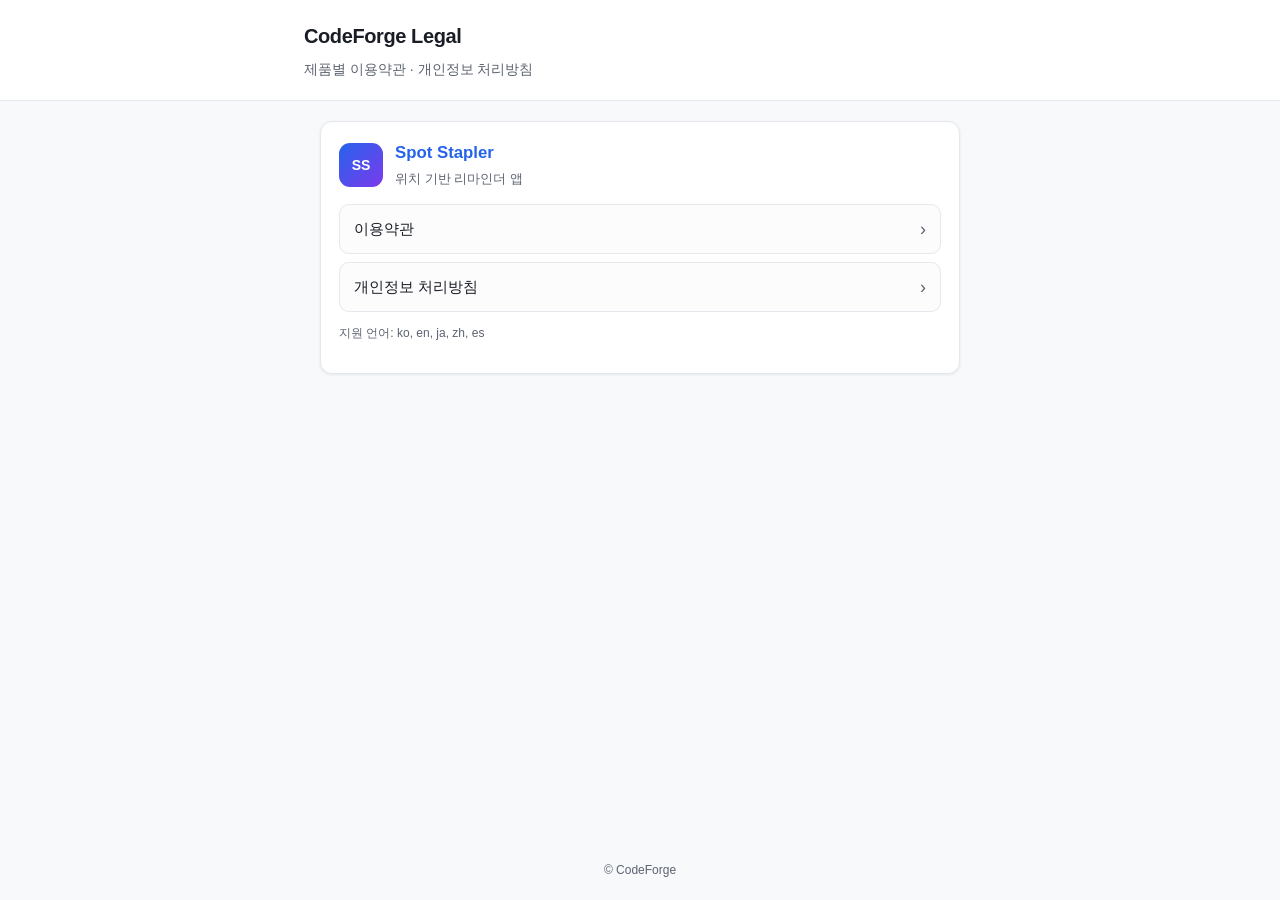
<file: index.html>
<!DOCTYPE html>
<html lang="ko">
  <head>
    <meta charset="UTF-8" />
    <meta name="viewport" content="width=device-width, initial-scale=1, viewport-fit=cover" />
    <meta name="color-scheme" content="light dark" />
    <meta name="description" content="CodeForge 제품 이용약관 및 개인정보 처리방침" />
    <title>CodeForge Legal</title>
    <link rel="stylesheet" href="css/site.css" />
  </head>
  <body>
    <div class="page">
      <header class="header">
        <div class="header-inner">
          <h1 class="site-title">CodeForge Legal</h1>
          <p class="site-desc">제품별 이용약관 · 개인정보 처리방침</p>
        </div>
      </header>

      <main class="main">
        <section class="product-card" aria-labelledby="product-spotStapler">
          <div class="product-header">
            <div
              class="product-icon"
              style="background: linear-gradient(135deg, #2563eb, #7c3aed)"
              aria-hidden="true"
            >
              SS
            </div>
            <div>
              <h2 class="product-name" id="product-spotStapler">
                <a href="spotStapler/index.html">Spot Stapler</a>
              </h2>
              <p class="product-desc">위치 기반 리마인더 앱</p>
            </div>
          </div>
          <div class="doc-links">
            <a class="doc-link" href="spotStapler/term/index.html">
              <span>이용약관</span>
              <span class="doc-link-arrow" aria-hidden="true">›</span>
            </a>
            <a class="doc-link" href="spotStapler/privacy/index.html">
              <span>개인정보 처리방침</span>
              <span class="doc-link-arrow" aria-hidden="true">›</span>
            </a>
          </div>
          <p class="lang-note">지원 언어: ko, en, ja, zh, es</p>
        </section>
      </main>

      <footer class="footer">© CodeForge</footer>
    </div>
  </body>
</html>
</file>
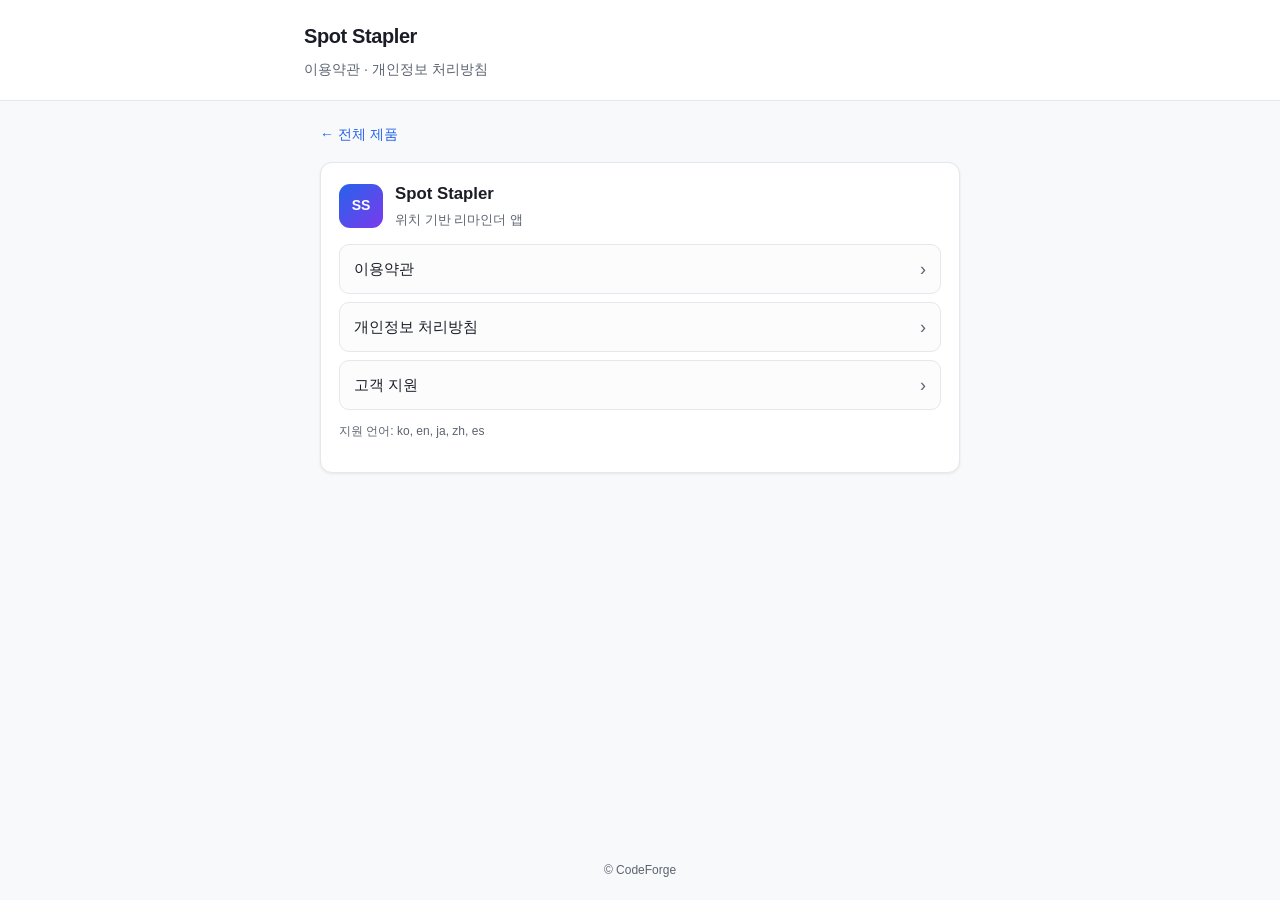
<file: spotStapler/index.html>
<!DOCTYPE html>
<html lang="ko">
  <head>
    <meta charset="UTF-8" />
    <meta name="viewport" content="width=device-width, initial-scale=1, viewport-fit=cover" />
    <meta name="color-scheme" content="light dark" />
    <meta name="description" content="Spot Stapler 이용약관 및 개인정보 처리방침" />
    <title>Spot Stapler — CodeForge Legal</title>
    <link rel="stylesheet" href="../css/site.css" />
  </head>
  <body>
    <div class="page">
      <header class="header">
        <div class="header-inner">
          <h1 class="site-title">Spot Stapler</h1>
          <p class="site-desc">이용약관 · 개인정보 처리방침</p>
        </div>
      </header>

      <main class="main">
        <a class="back-link" href="../index.html">← 전체 제품</a>
        <section class="product-card">
          <div class="product-header">
            <div
              class="product-icon"
              style="background: linear-gradient(135deg, #2563eb, #7c3aed)"
              aria-hidden="true"
            >
              SS
            </div>
            <div>
              <h1 class="product-name">Spot Stapler</h1>
              <p class="product-desc">위치 기반 리마인더 앱</p>
            </div>
          </div>
          <div class="doc-links">
            <a class="doc-link" href="term/index.html">
              <span>이용약관</span>
              <span class="doc-link-arrow" aria-hidden="true">›</span>
            </a>
            <a class="doc-link" href="privacy/index.html">
              <span>개인정보 처리방침</span>
              <span class="doc-link-arrow" aria-hidden="true">›</span>
            </a>
            <a class="doc-link" href="support/index.html">
              <span>고객 지원</span>
              <span class="doc-link-arrow" aria-hidden="true">›</span>
            </a>
          </div>
          <p class="lang-note">지원 언어: ko, en, ja, zh, es</p>
        </section>
      </main>

      <footer class="footer">© CodeForge</footer>
    </div>
  </body>
</html>
</file>
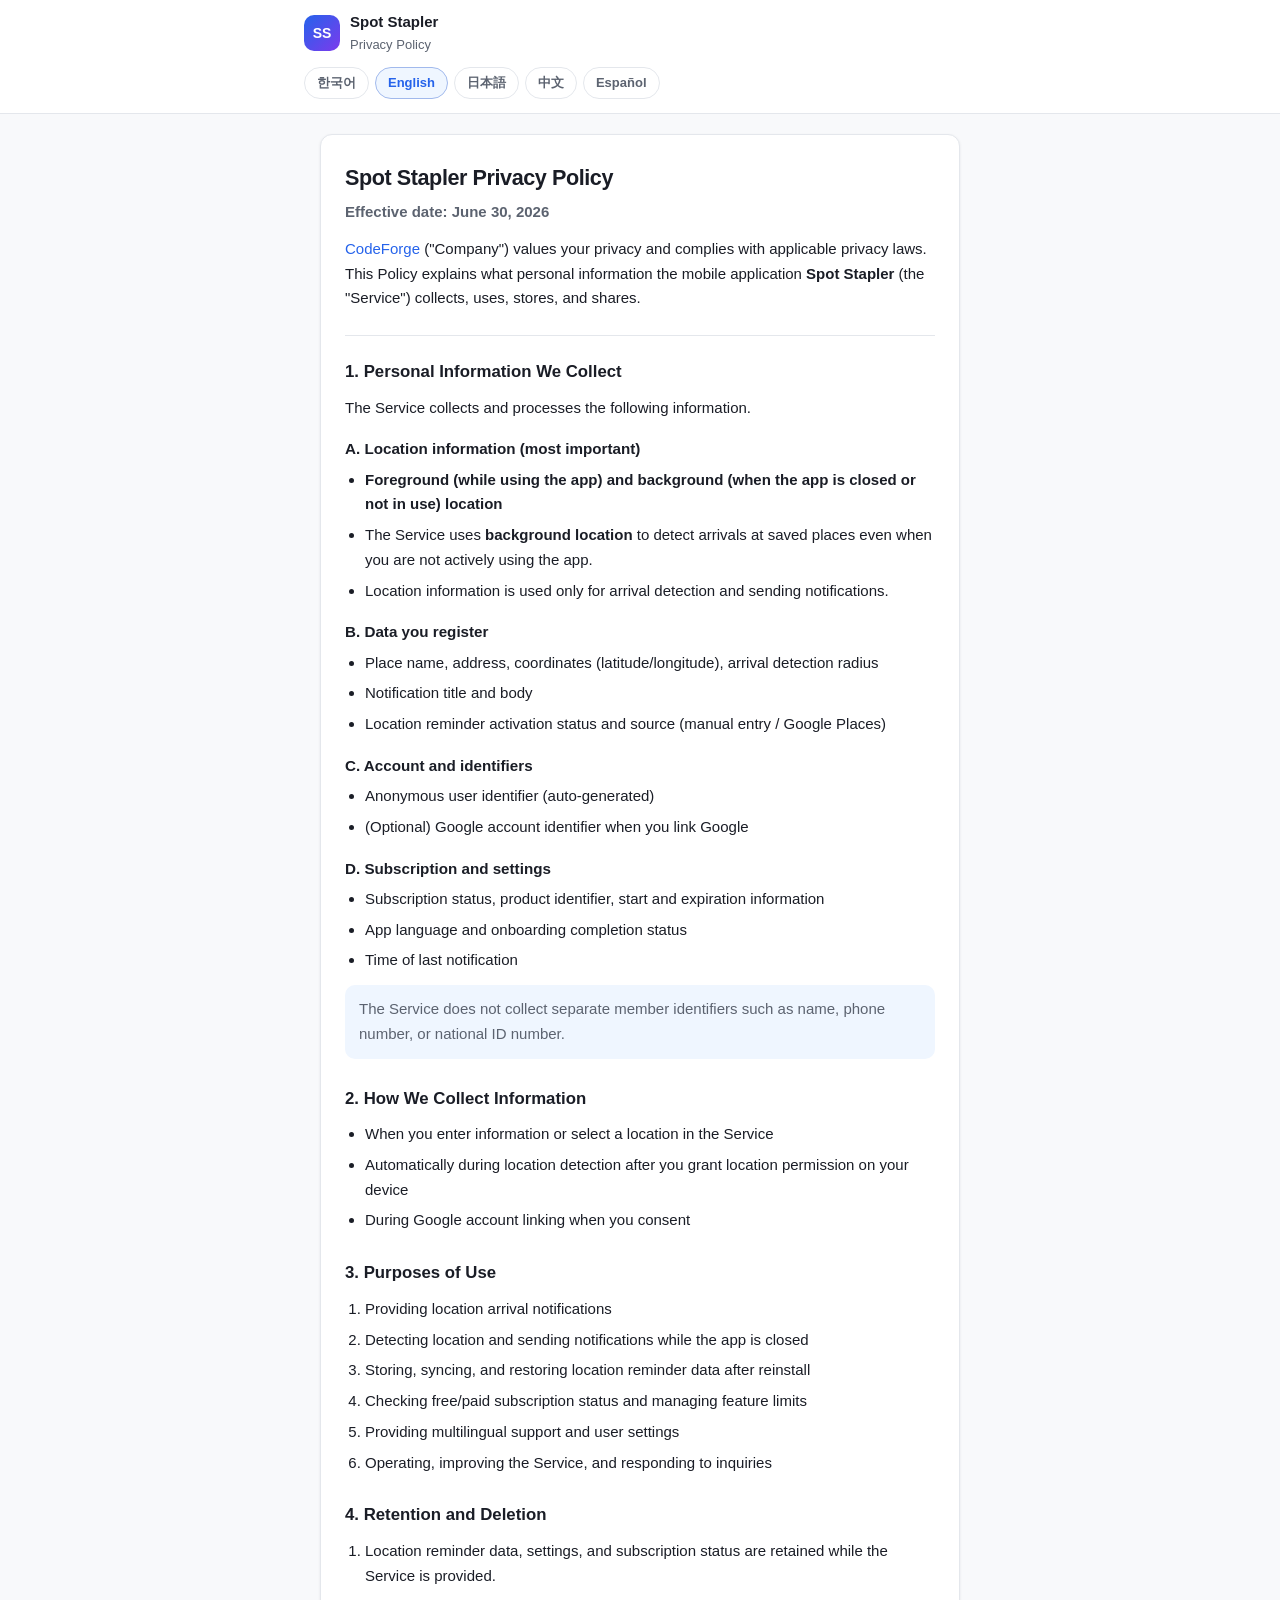
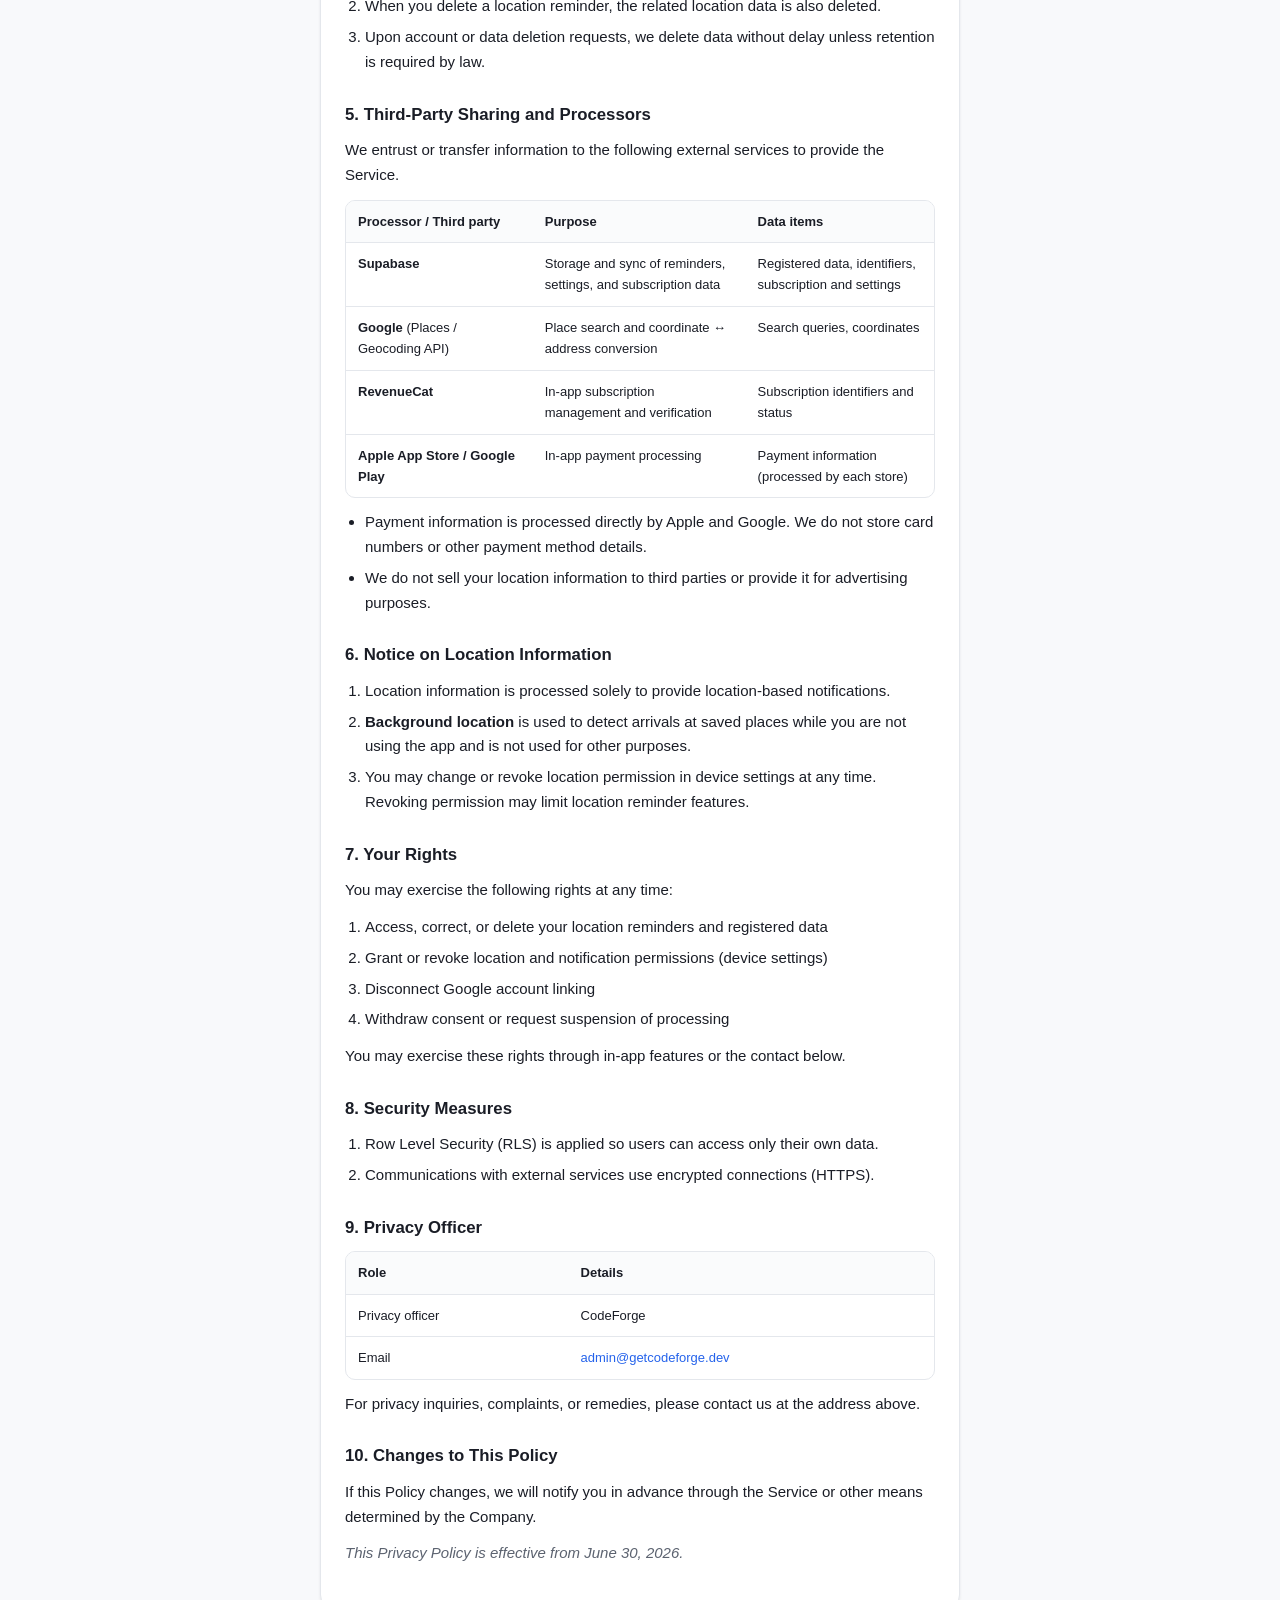
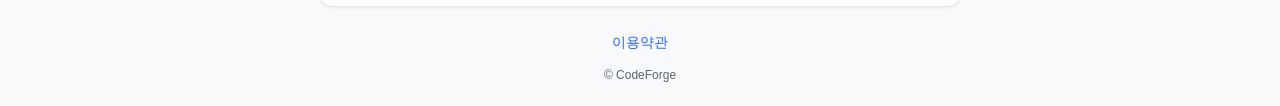
<file: spotStapler/privacy/index.html>
<!DOCTYPE html>
<html lang="ko">
  <head>
    <meta charset="UTF-8" />
    <meta name="viewport" content="width=device-width, initial-scale=1, viewport-fit=cover" />
    <meta name="color-scheme" content="light dark" />
    <meta name="theme-color" content="#f8f9fb" media="(prefers-color-scheme: light)" />
    <meta name="theme-color" content="#0f1117" media="(prefers-color-scheme: dark)" />
    <title>개인정보 처리방침 — Spot Stapler</title>
    <link rel="stylesheet" href="../css/legal.css" />
  </head>
  <body>
    <div class="page">
      <header class="header">
        <div class="header-inner">
          <div class="brand">
            <div class="brand-icon" aria-hidden="true">SS</div>
            <div class="brand-text">
              <p class="brand-name">Spot Stapler</p>
              <p class="doc-type" id="doc-type-label">개인정보 처리방침</p>
            </div>
          </div>
          <nav class="lang-switcher" id="lang-switcher" aria-label="Language"></nav>
        </div>
      </header>

      <main class="main">
        <article class="article" id="legal-content" aria-live="polite"></article>
      </main>

      <footer class="footer">
        <nav class="footer-nav" aria-label="Related documents">
          <a id="other-doc-link" href="../term/index.html">이용약관</a>
        </nav>
        <p class="footer-copy">© CodeForge</p>
      </footer>
    </div>

    <script src="../js/privacy-content.js?v=2"></script>
    <script src="../js/legal.js?v=2"></script>
  </body>
</html>
</file>
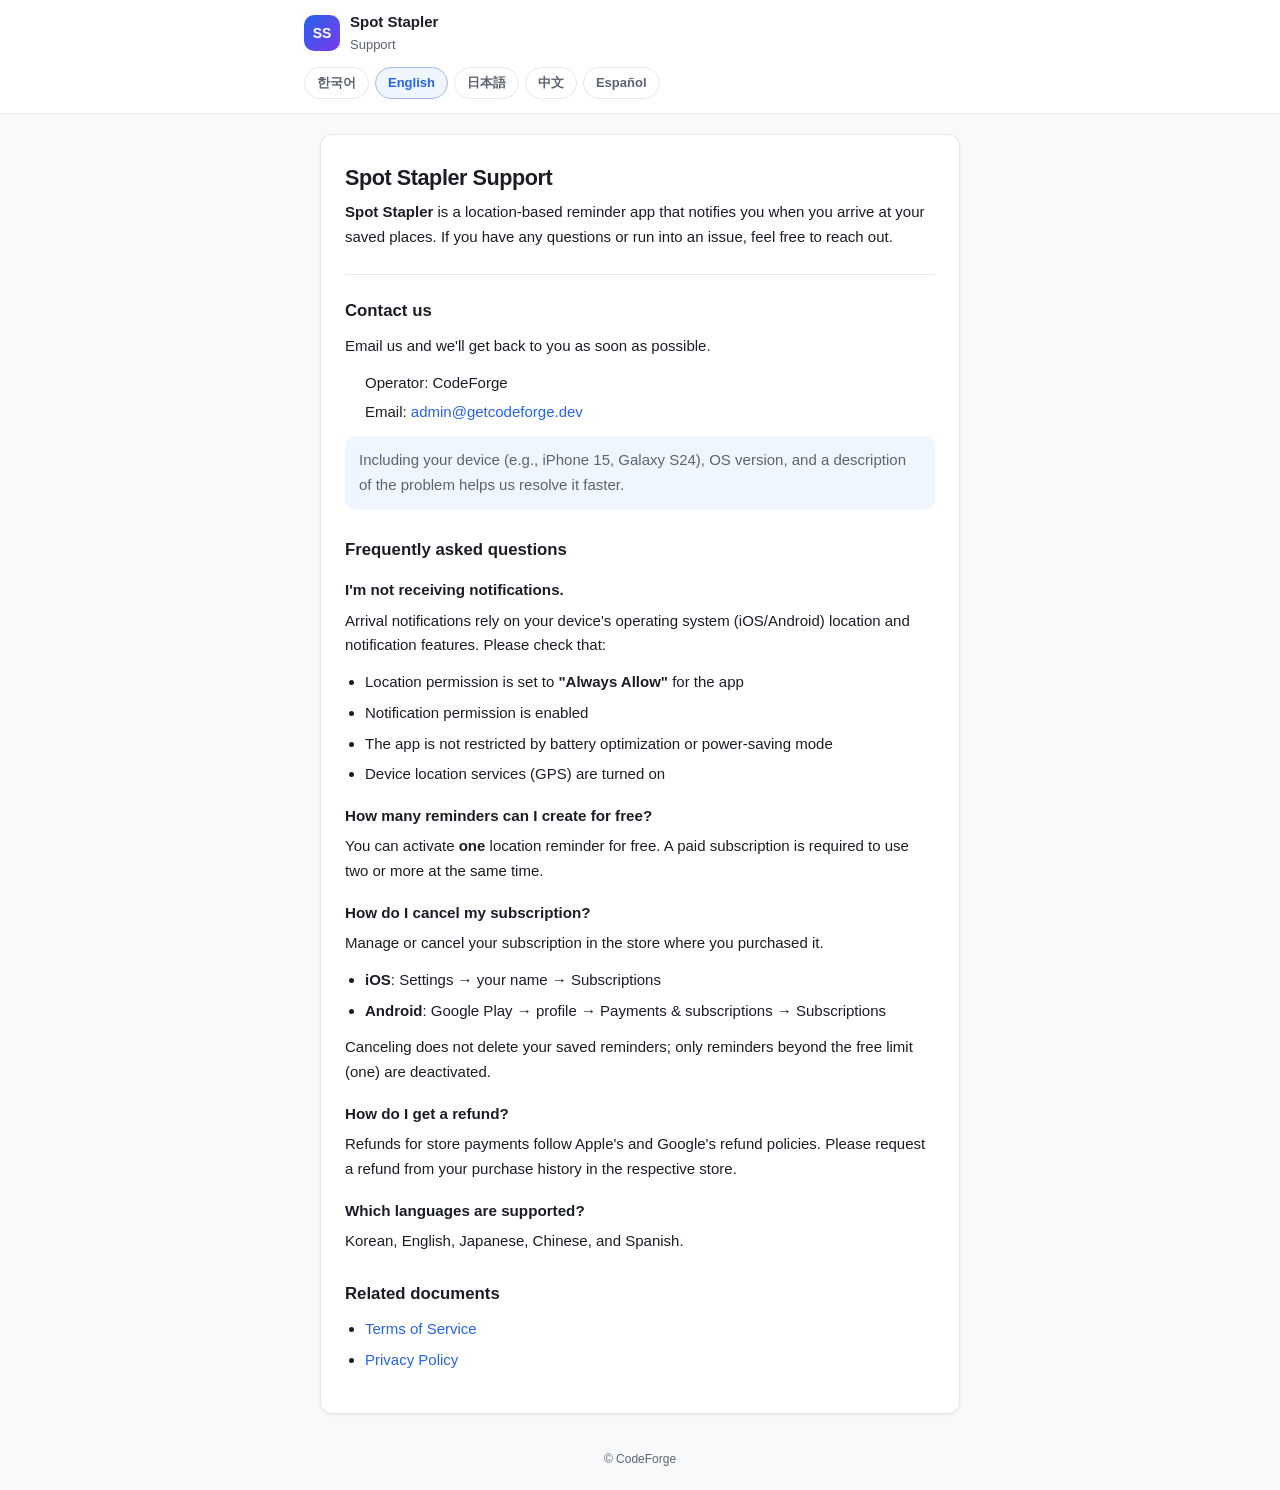
<file: spotStapler/support/index.html>
<!DOCTYPE html>
<html lang="ko">
  <head>
    <meta charset="UTF-8" />
    <meta name="viewport" content="width=device-width, initial-scale=1, viewport-fit=cover" />
    <meta name="color-scheme" content="light dark" />
    <meta name="theme-color" content="#f8f9fb" media="(prefers-color-scheme: light)" />
    <meta name="theme-color" content="#0f1117" media="(prefers-color-scheme: dark)" />
    <title>고객 지원 — Spot Stapler</title>
    <link rel="stylesheet" href="../css/legal.css" />
  </head>
  <body>
    <div class="page">
      <header class="header">
        <div class="header-inner">
          <div class="brand">
            <div class="brand-icon" aria-hidden="true">SS</div>
            <div class="brand-text">
              <p class="brand-name">Spot Stapler</p>
              <p class="doc-type" id="doc-type-label">고객 지원</p>
            </div>
          </div>
          <nav class="lang-switcher" id="lang-switcher" aria-label="Language"></nav>
        </div>
      </header>

      <main class="main">
        <article class="article" id="legal-content" aria-live="polite"></article>
      </main>

      <footer class="footer">
        <p class="footer-copy">© CodeForge</p>
      </footer>
    </div>

    <script src="../js/support-content.js?v=2"></script>
    <script src="../js/legal.js?v=2"></script>
  </body>
</html>
</file>
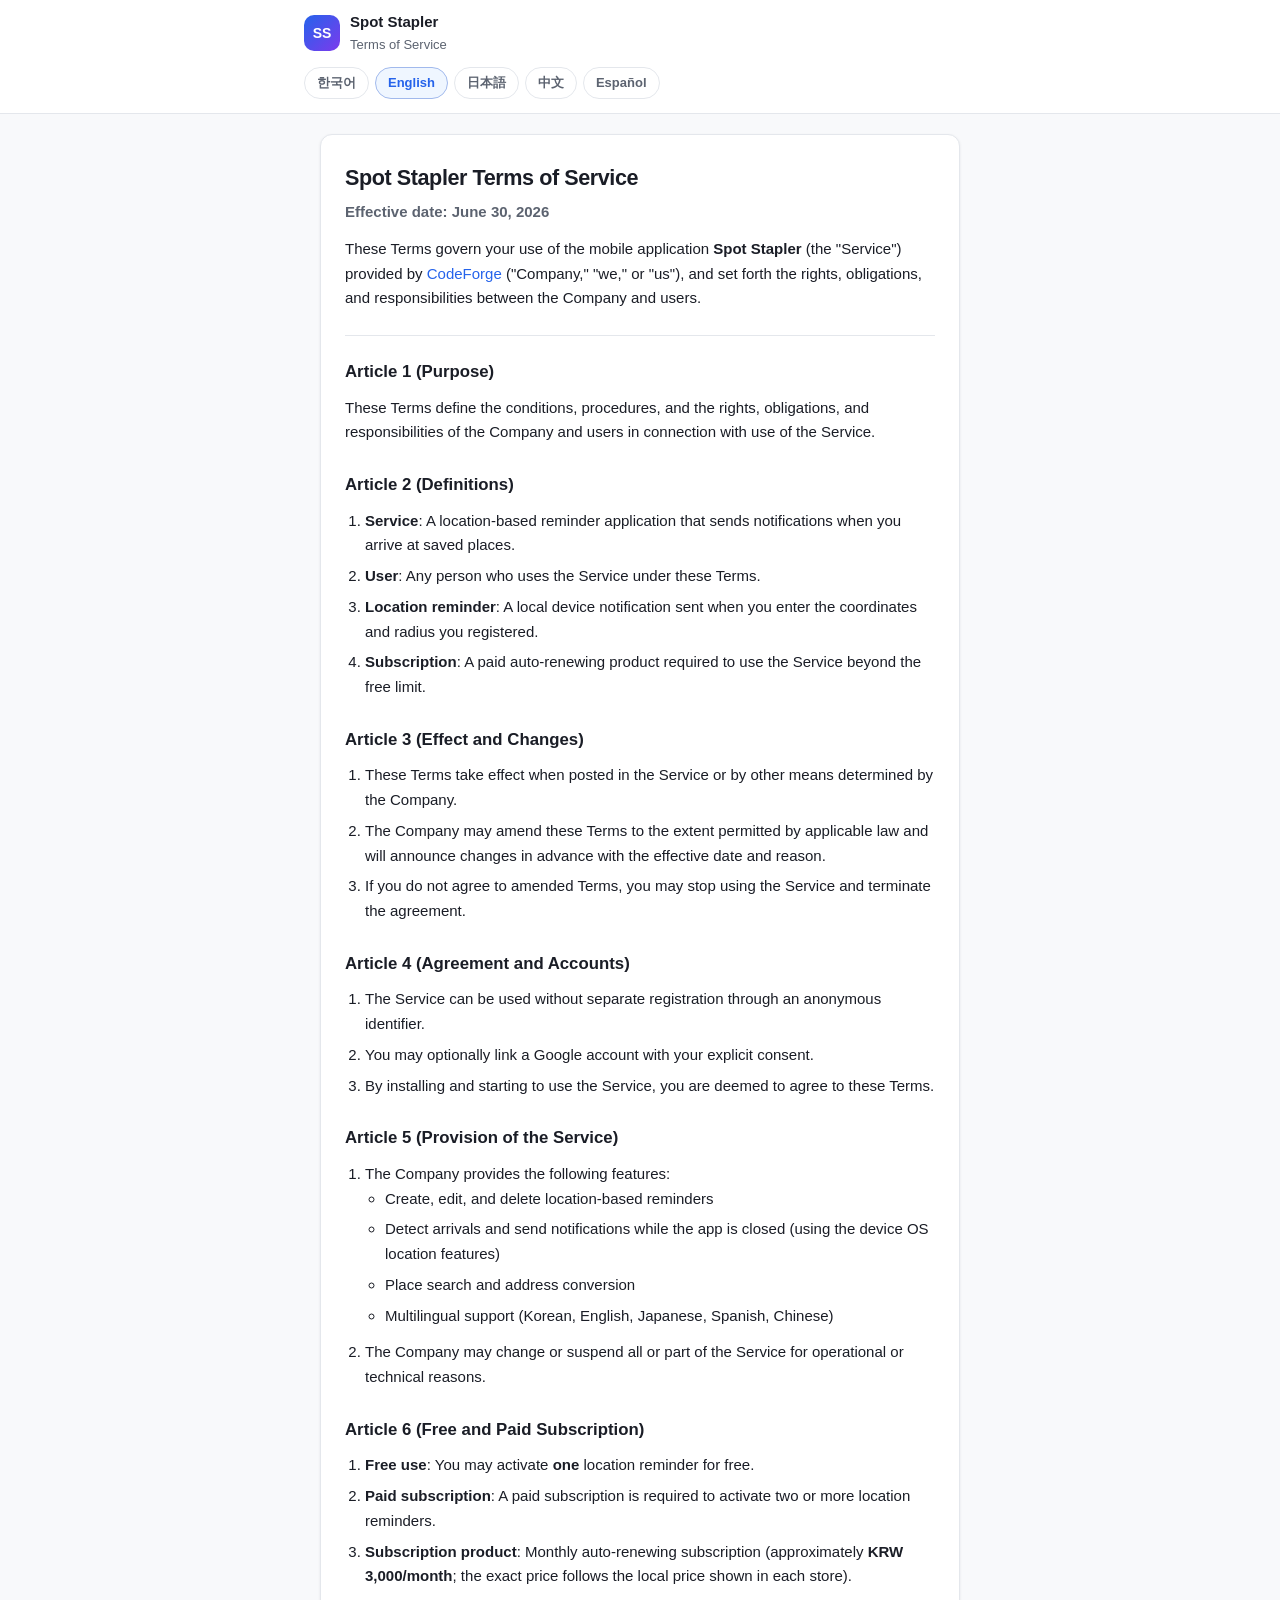
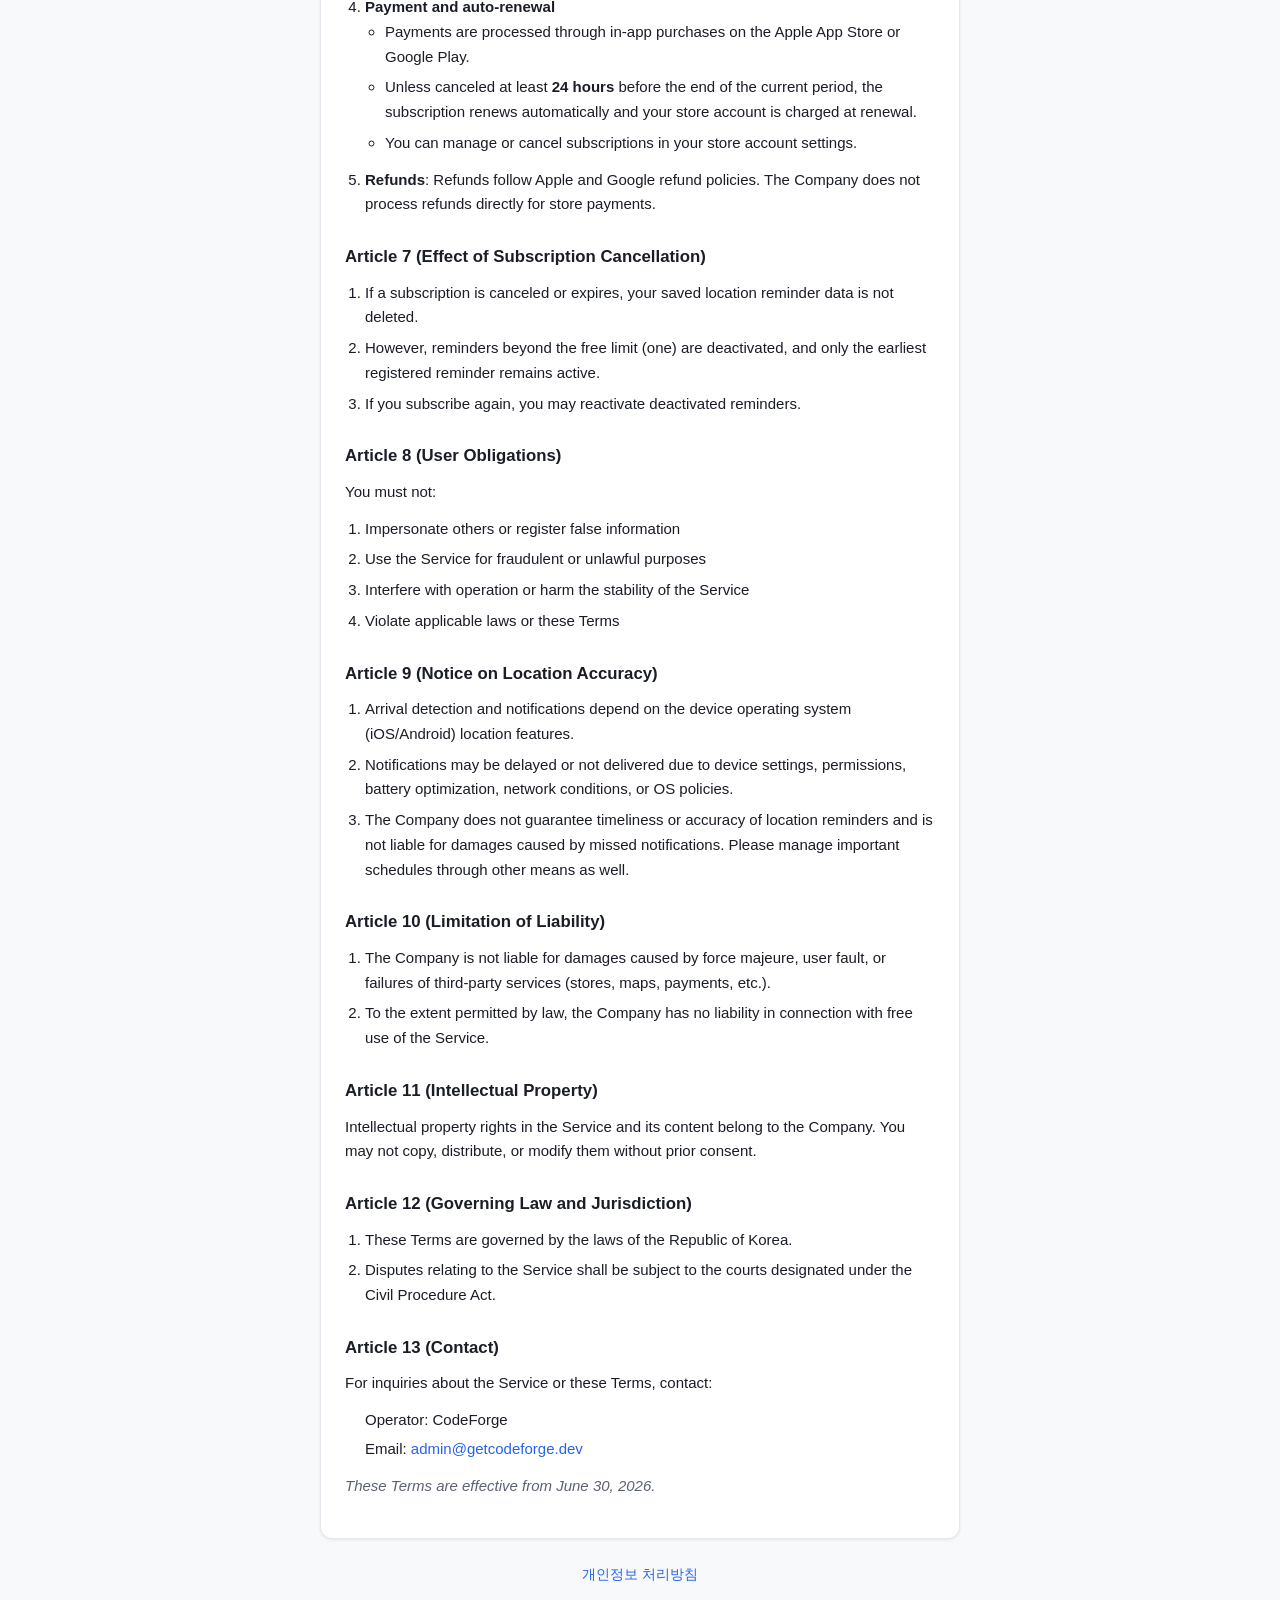
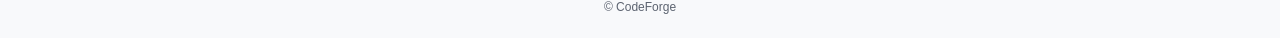
<file: spotStapler/term/index.html>
<!DOCTYPE html>
<html lang="ko">
  <head>
    <meta charset="UTF-8" />
    <meta name="viewport" content="width=device-width, initial-scale=1, viewport-fit=cover" />
    <meta name="color-scheme" content="light dark" />
    <meta name="theme-color" content="#f8f9fb" media="(prefers-color-scheme: light)" />
    <meta name="theme-color" content="#0f1117" media="(prefers-color-scheme: dark)" />
    <title>이용약관 — Spot Stapler</title>
    <link rel="stylesheet" href="../css/legal.css" />
  </head>
  <body>
    <div class="page">
      <header class="header">
        <div class="header-inner">
          <div class="brand">
            <div class="brand-icon" aria-hidden="true">SS</div>
            <div class="brand-text">
              <p class="brand-name">Spot Stapler</p>
              <p class="doc-type" id="doc-type-label">이용약관</p>
            </div>
          </div>
          <nav class="lang-switcher" id="lang-switcher" aria-label="Language"></nav>
        </div>
      </header>

      <main class="main">
        <article class="article" id="legal-content" aria-live="polite"></article>
      </main>

      <footer class="footer">
        <nav class="footer-nav" aria-label="Related documents">
          <a id="other-doc-link" href="../privacy/index.html">개인정보 처리방침</a>
        </nav>
        <p class="footer-copy">© CodeForge</p>
      </footer>
    </div>

    <script src="../js/terms-content.js?v=2"></script>
    <script src="../js/legal.js?v=2"></script>
  </body>
</html>
</file>
<file: css/site.css>
:root {
  color-scheme: light dark;
  --bg: #f8f9fb;
  --surface: #ffffff;
  --text: #1a1d26;
  --text-muted: #5c6370;
  --border: #e4e7ec;
  --accent: #2563eb;
  --accent-soft: #eff6ff;
  --radius: 12px;
  --shadow: 0 1px 3px rgba(16, 24, 40, 0.08);
  --max-width: 42rem;
  --safe-top: env(safe-area-inset-top, 0px);
  --safe-bottom: env(safe-area-inset-bottom, 0px);
  --safe-left: env(safe-area-inset-left, 0px);
  --safe-right: env(safe-area-inset-right, 0px);
}

@media (prefers-color-scheme: dark) {
  :root {
    --bg: #0f1117;
    --surface: #171a22;
    --text: #f3f4f6;
    --text-muted: #9ca3af;
    --border: #2a2f3a;
    --accent: #60a5fa;
    --accent-soft: #1e293b;
    --shadow: 0 1px 3px rgba(0, 0, 0, 0.35);
  }
}

*,
*::before,
*::after {
  box-sizing: border-box;
}

html {
  -webkit-text-size-adjust: 100%;
}

body {
  margin: 0;
  min-height: 100dvh;
  font-family:
    -apple-system,
    BlinkMacSystemFont,
    "Segoe UI",
    Roboto,
    "Helvetica Neue",
    Arial,
    "Noto Sans",
    "Apple SD Gothic Neo",
    sans-serif;
  font-size: 16px;
  line-height: 1.6;
  color: var(--text);
  background: var(--bg);
}

a {
  color: var(--accent);
  text-decoration: none;
}

a:hover {
  text-decoration: underline;
}

.page {
  min-height: 100dvh;
  display: flex;
  flex-direction: column;
}

.header {
  padding:
    calc(20px + var(--safe-top))
    calc(16px + var(--safe-right))
    20px
    calc(16px + var(--safe-left));
  border-bottom: 1px solid var(--border);
  background: var(--surface);
}

.header-inner {
  max-width: var(--max-width);
  margin: 0 auto;
}

.site-title {
  margin: 0;
  font-size: 1.25rem;
  font-weight: 700;
  letter-spacing: -0.02em;
}

.site-desc {
  margin: 6px 0 0;
  font-size: 14px;
  color: var(--text-muted);
}

.main {
  flex: 1;
  width: 100%;
  max-width: var(--max-width);
  margin: 0 auto;
  padding:
    20px
    calc(16px + var(--safe-right))
    calc(24px + var(--safe-bottom))
    calc(16px + var(--safe-left));
}

.product-card {
  background: var(--surface);
  border: 1px solid var(--border);
  border-radius: var(--radius);
  box-shadow: var(--shadow);
  padding: 18px;
  margin-bottom: 14px;
}

.product-card:last-child {
  margin-bottom: 0;
}

.product-header {
  display: flex;
  align-items: center;
  gap: 12px;
  margin-bottom: 14px;
}

.product-icon {
  width: 44px;
  height: 44px;
  border-radius: 11px;
  display: grid;
  place-items: center;
  color: #fff;
  font-weight: 700;
  font-size: 14px;
  flex-shrink: 0;
}

.product-name {
  margin: 0;
  font-size: 1.05rem;
  font-weight: 700;
}

.product-desc {
  margin: 2px 0 0;
  font-size: 13px;
  color: var(--text-muted);
}

.doc-links {
  display: flex;
  flex-direction: column;
  gap: 8px;
}

.doc-link {
  display: flex;
  align-items: center;
  justify-content: space-between;
  gap: 12px;
  padding: 12px 14px;
  border: 1px solid var(--border);
  border-radius: 10px;
  background: color-mix(in srgb, var(--bg) 50%, var(--surface));
  color: var(--text);
  font-size: 15px;
  font-weight: 500;
  text-decoration: none;
  transition: border-color 0.15s, background 0.15s;
}

.doc-link:hover {
  text-decoration: none;
  border-color: color-mix(in srgb, var(--accent) 40%, var(--border));
  background: var(--accent-soft);
}

.doc-link-arrow {
  color: var(--text-muted);
  font-size: 18px;
  line-height: 1;
}

.lang-note {
  margin-top: 12px;
  font-size: 12px;
  color: var(--text-muted);
}

.footer {
  max-width: var(--max-width);
  margin: 0 auto;
  padding:
    0
    calc(16px + var(--safe-right))
    calc(20px + var(--safe-bottom))
    calc(16px + var(--safe-left));
  text-align: center;
  font-size: 12px;
  color: var(--text-muted);
}

.back-link {
  display: inline-block;
  margin-bottom: 16px;
  font-size: 14px;
}
</file>
<file: spotStapler/css/legal.css>
:root {
  color-scheme: light dark;
  --bg: #f8f9fb;
  --surface: #ffffff;
  --text: #1a1d26;
  --text-muted: #5c6370;
  --border: #e4e7ec;
  --accent: #2563eb;
  --accent-soft: #eff6ff;
  --radius: 12px;
  --shadow: 0 1px 3px rgba(16, 24, 40, 0.08);
  --max-width: 42rem;
  --safe-top: env(safe-area-inset-top, 0px);
  --safe-bottom: env(safe-area-inset-bottom, 0px);
  --safe-left: env(safe-area-inset-left, 0px);
  --safe-right: env(safe-area-inset-right, 0px);
}

@media (prefers-color-scheme: dark) {
  :root {
    --bg: #0f1117;
    --surface: #171a22;
    --text: #f3f4f6;
    --text-muted: #9ca3af;
    --border: #2a2f3a;
    --accent: #60a5fa;
    --accent-soft: #1e293b;
    --shadow: 0 1px 3px rgba(0, 0, 0, 0.35);
  }
}

*,
*::before,
*::after {
  box-sizing: border-box;
}

html {
  -webkit-text-size-adjust: 100%;
  scroll-behavior: smooth;
}

body {
  margin: 0;
  min-height: 100dvh;
  font-family:
    -apple-system,
    BlinkMacSystemFont,
    "Segoe UI",
    Roboto,
    "Helvetica Neue",
    Arial,
    "Noto Sans",
    "Apple SD Gothic Neo",
    "Hiragino Sans",
    "PingFang SC",
    sans-serif;
  font-size: 16px;
  line-height: 1.65;
  color: var(--text);
  background: var(--bg);
}

a {
  color: var(--accent);
  text-decoration: none;
}

a:hover {
  text-decoration: underline;
}

.page {
  min-height: 100dvh;
  display: flex;
  flex-direction: column;
}

.header {
  position: sticky;
  top: 0;
  z-index: 10;
  background: color-mix(in srgb, var(--surface) 92%, transparent);
  backdrop-filter: blur(10px);
  -webkit-backdrop-filter: blur(10px);
  border-bottom: 1px solid var(--border);
  padding:
    calc(12px + var(--safe-top))
    calc(16px + var(--safe-right))
    12px
    calc(16px + var(--safe-left));
}

.header-inner {
  max-width: var(--max-width);
  margin: 0 auto;
}

.brand {
  display: flex;
  align-items: center;
  gap: 10px;
  margin-bottom: 12px;
}

.brand-icon {
  width: 36px;
  height: 36px;
  border-radius: 10px;
  background: linear-gradient(135deg, #2563eb, #7c3aed);
  display: grid;
  place-items: center;
  color: #fff;
  font-weight: 700;
  font-size: 14px;
  flex-shrink: 0;
}

.brand-text {
  min-width: 0;
}

.brand-name {
  margin: 0;
  font-size: 15px;
  font-weight: 700;
  line-height: 1.3;
}

.doc-type {
  margin: 2px 0 0;
  font-size: 13px;
  color: var(--text-muted);
}

.lang-switcher {
  display: flex;
  gap: 6px;
  overflow-x: auto;
  -webkit-overflow-scrolling: touch;
  scrollbar-width: none;
  padding-bottom: 2px;
}

.lang-switcher::-webkit-scrollbar {
  display: none;
}

.lang-btn {
  flex-shrink: 0;
  border: 1px solid var(--border);
  background: var(--surface);
  color: var(--text-muted);
  border-radius: 999px;
  padding: 6px 12px;
  font-size: 13px;
  font-weight: 600;
  cursor: pointer;
  transition:
    background 0.15s,
    color 0.15s,
    border-color 0.15s;
}

.lang-btn[aria-pressed="true"] {
  background: var(--accent-soft);
  color: var(--accent);
  border-color: color-mix(in srgb, var(--accent) 35%, var(--border));
}

.main {
  flex: 1;
  width: 100%;
  max-width: var(--max-width);
  margin: 0 auto;
  padding:
    20px
    calc(16px + var(--safe-right))
    calc(24px + var(--safe-bottom))
    calc(16px + var(--safe-left));
}

.article {
  background: var(--surface);
  border: 1px solid var(--border);
  border-radius: var(--radius);
  box-shadow: var(--shadow);
  padding: 20px 18px;
}

@media (min-width: 480px) {
  .article {
    padding: 28px 24px;
  }
}

.article h1 {
  margin: 0 0 8px;
  font-size: 1.35rem;
  line-height: 1.35;
  letter-spacing: -0.02em;
}

.effective-date {
  margin: 0 0 20px;
  font-size: 14px;
  color: var(--text-muted);
}

.intro {
  margin: 0 0 24px;
  font-size: 15px;
}

.divider {
  border: none;
  border-top: 1px solid var(--border);
  margin: 24px 0;
}

.article h2 {
  margin: 28px 0 12px;
  font-size: 1.05rem;
  line-height: 1.4;
}

.article h2:first-of-type {
  margin-top: 0;
}

.article h3 {
  margin: 18px 0 8px;
  font-size: 0.95rem;
  line-height: 1.4;
}

.article p {
  margin: 0 0 12px;
  font-size: 15px;
}

.article ol,
.article ul {
  margin: 0 0 12px;
  padding-left: 1.25rem;
}

.article li {
  margin-bottom: 6px;
  font-size: 15px;
}

.article li:last-child {
  margin-bottom: 0;
}

.note {
  margin: 12px 0 0;
  padding: 12px 14px;
  border-radius: 10px;
  background: var(--accent-soft);
  font-size: 14px;
  color: var(--text-muted);
}

.table-wrap {
  margin: 12px 0;
  overflow-x: auto;
  -webkit-overflow-scrolling: touch;
  border: 1px solid var(--border);
  border-radius: 10px;
}

table {
  width: 100%;
  min-width: 520px;
  border-collapse: collapse;
  font-size: 13px;
}

th,
td {
  padding: 10px 12px;
  text-align: left;
  vertical-align: top;
  border-bottom: 1px solid var(--border);
}

th {
  background: color-mix(in srgb, var(--bg) 70%, var(--surface));
  font-weight: 600;
  white-space: nowrap;
}

tr:last-child td {
  border-bottom: none;
}

.contact-list {
  list-style: none;
  padding: 0;
  margin: 0;
}

.contact-list li {
  margin-bottom: 4px;
}

.footer {
  max-width: var(--max-width);
  margin: 0 auto;
  padding:
    0
    calc(16px + var(--safe-right))
    calc(20px + var(--safe-bottom))
    calc(16px + var(--safe-left));
}

.footer-nav {
  display: flex;
  flex-wrap: wrap;
  gap: 12px 16px;
  justify-content: center;
  font-size: 14px;
}

.footer-copy {
  margin: 12px 0 0;
  text-align: center;
  font-size: 12px;
  color: var(--text-muted);
}

.closing {
  margin-top: 24px;
  font-size: 13px;
  color: var(--text-muted);
  font-style: italic;
}
</file>
